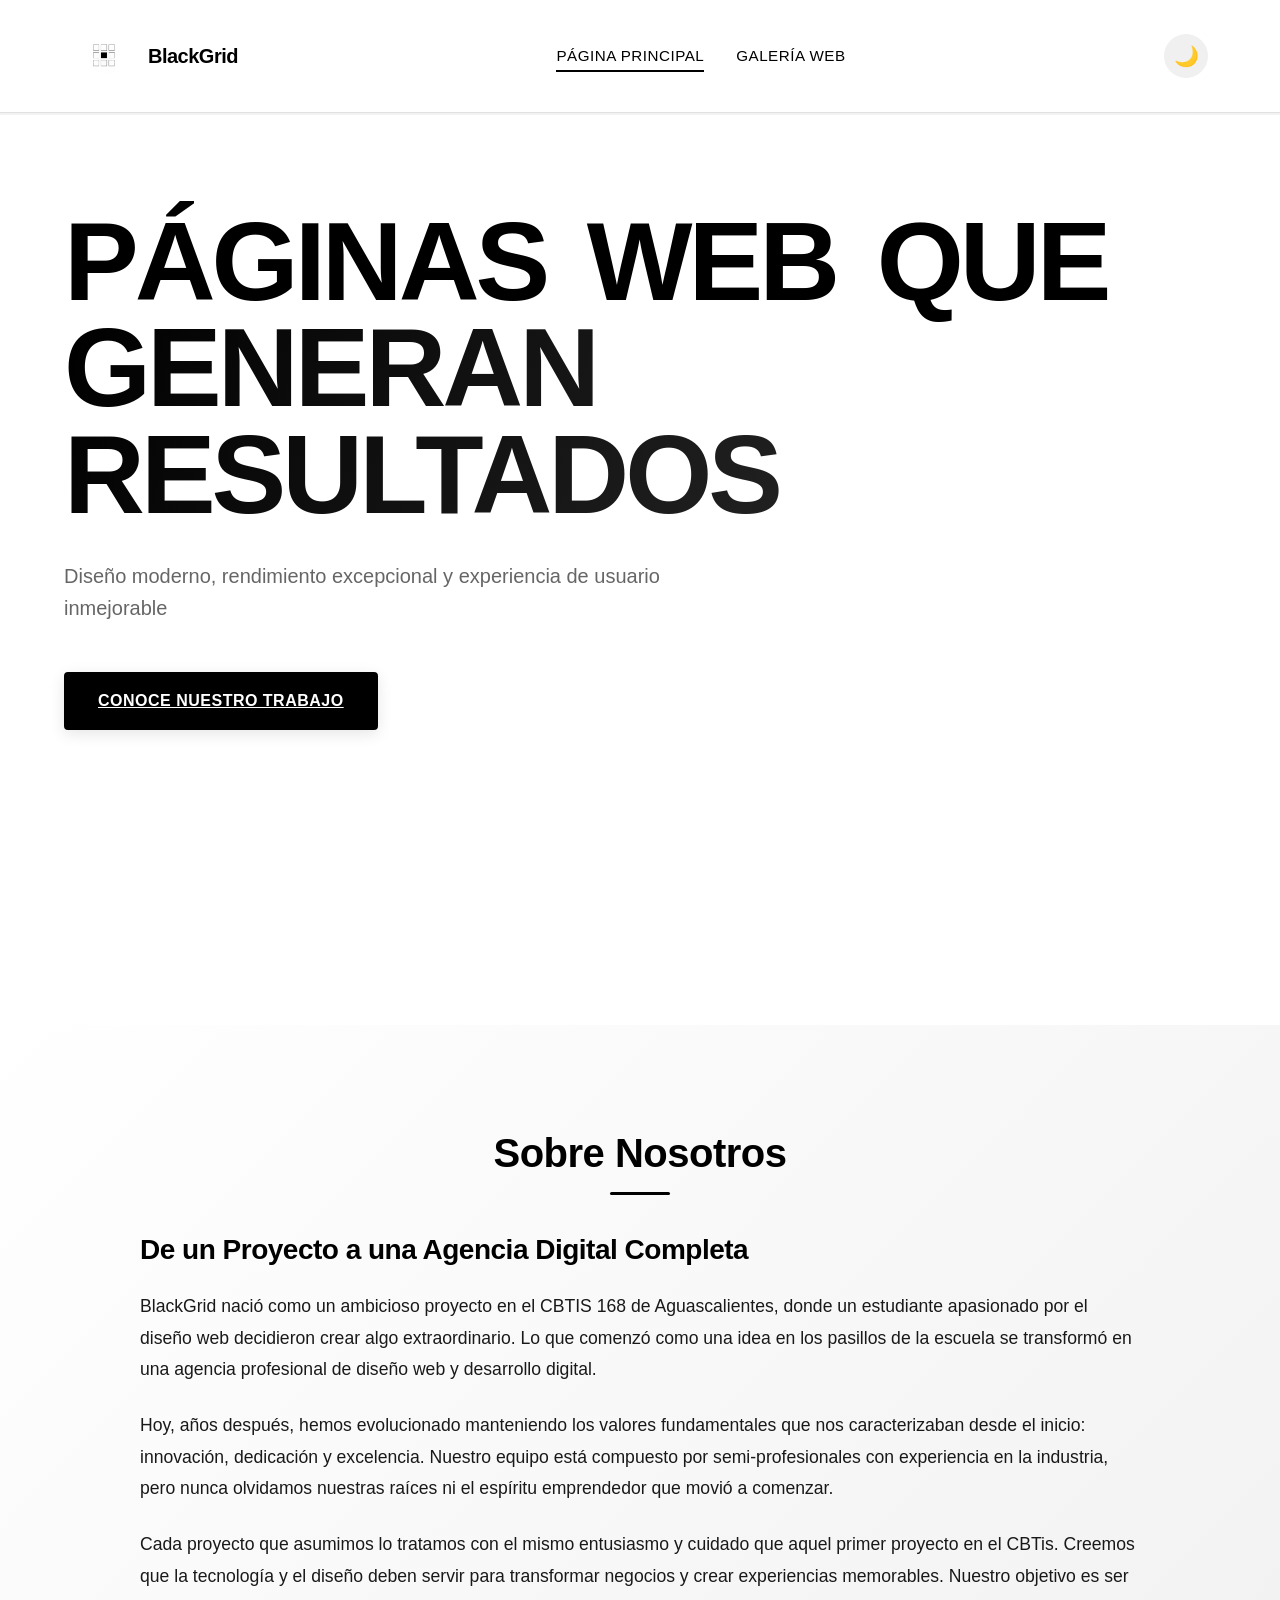
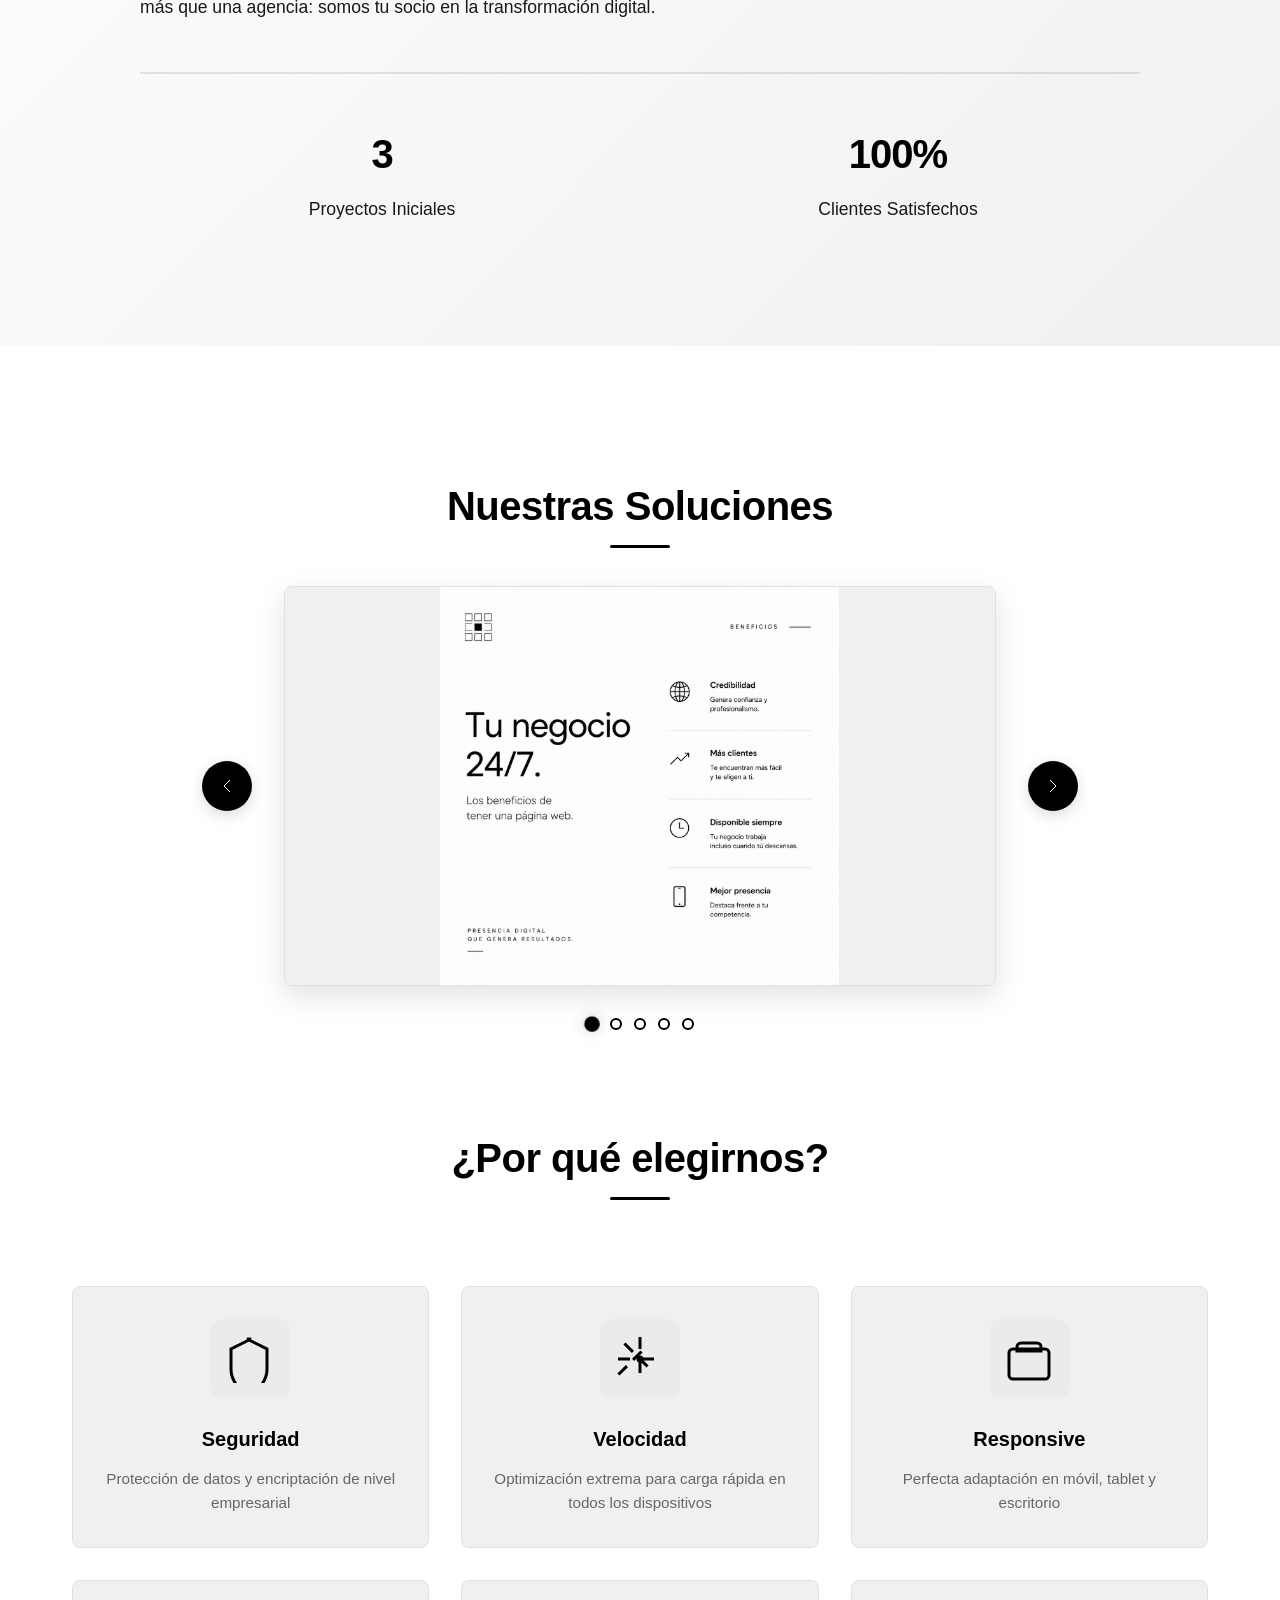
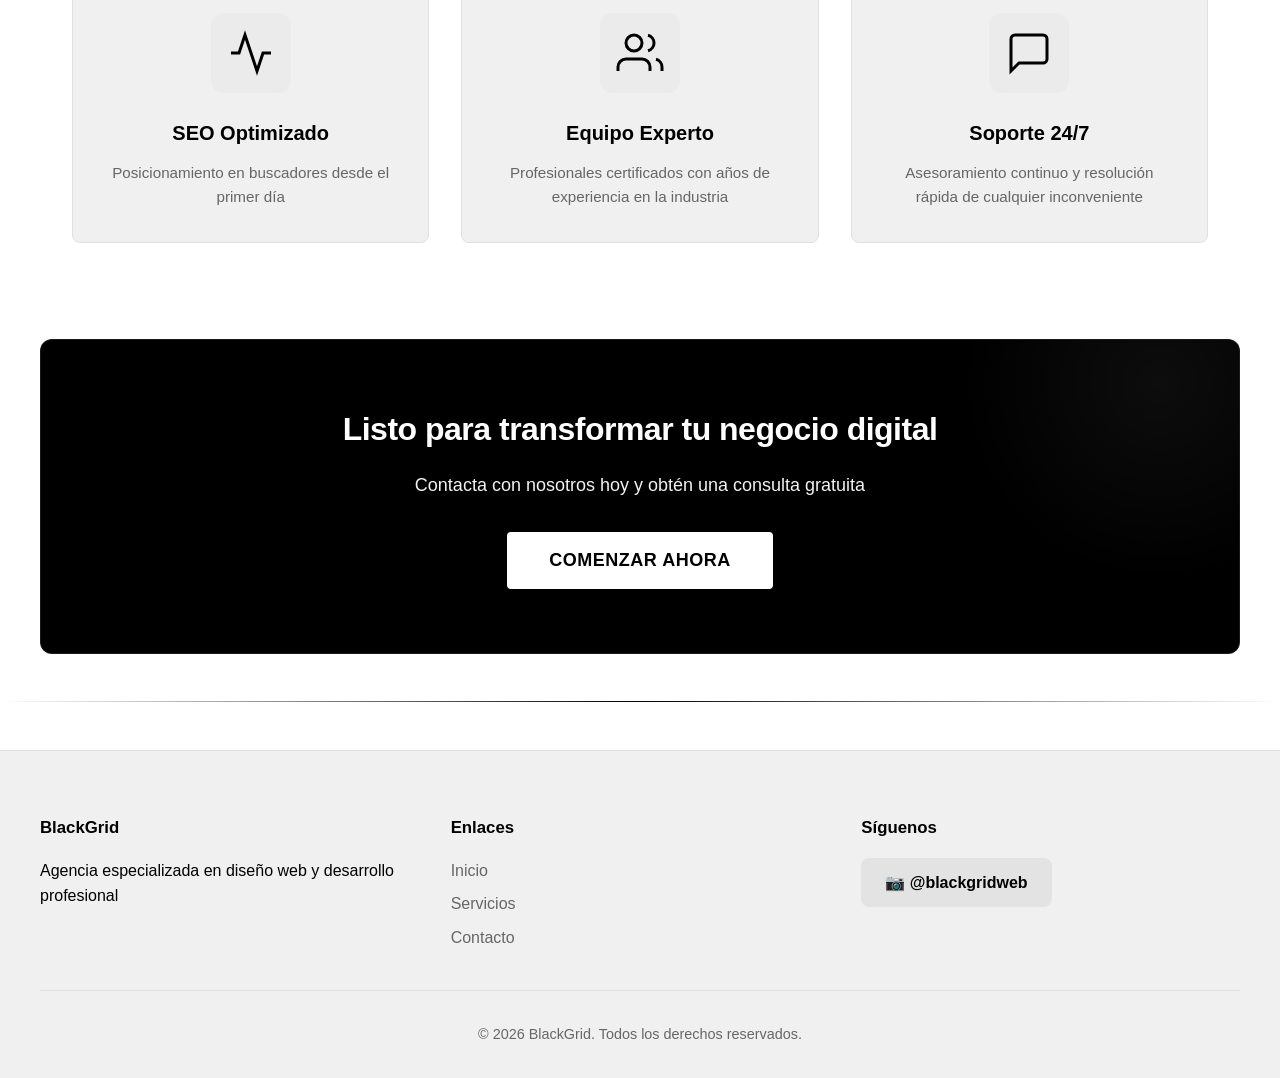
<file: index.html>
<!DOCTYPE html>
<html lang="es">
<head>
    <meta charset="UTF-8">
    <meta name="viewport" content="width=device-width, initial-scale=1.0">
    <title>BlackGrid - Agencia de Diseño Web Profesional</title>
    <link rel="stylesheet" href="styles.css">
</head>
<body>
    <div class="page-wrapper">
        <!-- Header -->
        <header class="header">
            <div class="header-content">
                <div class="logo-container">
                    <img id="logo" class="logo" src="Resources/LogoWhitemode.png" alt="BlackGrid logo">
                    <span class="logo-text">BlackGrid</span>
                </div>
                
                <!-- Navegación Principal -->
                <nav class="nav-menu">
                    <a href="index.html" class="nav-link active">Página Principal</a>
                    <a href="gallery.html" class="nav-link">Galería Web</a>
                </nav>
                
                <button class="theme-toggle" id="themeToggle" aria-label="Cambiar tema">
                    <span class="theme-icon">🌙</span>
                </button>
            </div>
        </header>

        <!-- Hero Section -->
        <section class="hero">
            <div class="hero-content">
                <h1 class="hero-title">
                    Páginas Web que
                    <span class="highlight">Generan Resultados</span>
                </h1>
                <p class="hero-subtitle">Diseño moderno, rendimiento excepcional y experiencia de usuario inmejorable</p>
                <a href="gallery.html" class="cta-button cta-hero">Conoce Nuestro Trabajo</a>
            </div>
        </section>

        <!-- About Section -->
        <section class="about">
            <div class="about-container">
                <h2 class="section-title">Sobre Nosotros</h2>
                <div class="about-content">
                    <div class="about-text">
                        <h3 class="about-subtitle">De un Proyecto a una Agencia Digital Completa</h3>
                        <p>BlackGrid nació como un ambicioso proyecto en el CBTIS 168 de Aguascalientes, donde un estudiante apasionado por el diseño web decidieron crear algo extraordinario. Lo que comenzó como una idea en los pasillos de la escuela se transformó en una agencia profesional de diseño web y desarrollo digital.</p>
                        
                        <p>Hoy, años después, hemos evolucionado manteniendo los valores fundamentales que nos caracterizaban desde el inicio: innovación, dedicación y excelencia. Nuestro equipo está compuesto por semi-profesionales con experiencia en la industria, pero nunca olvidamos nuestras raíces ni el espíritu emprendedor que movió a comenzar.</p>
                        
                        <p>Cada proyecto que asumimos lo tratamos con el mismo entusiasmo y cuidado que aquel primer proyecto en el CBTis. Creemos que la tecnología y el diseño deben servir para transformar negocios y crear experiencias memorables. Nuestro objetivo es ser más que una agencia: somos tu socio en la transformación digital.</p>
                        
                        <div class="about-stats">
                            <div class="stat">
                                <h4 class="stat-number">3</h4>
                                <p class="stat-label">Proyectos Iniciales</p>
                            </div>
                            <div class="stat">
                                <h4 class="stat-number">100%</h4>
                                <p class="stat-label">Clientes Satisfechos</p>
                            </div>
                        </div>
                    </div>
                </div>
            </div>
        </section>

        <!-- Carousel Section -->
        <section class="carousel-section">
            <h2 class="section-title">Nuestras Soluciones</h2>
            
            <div class="carousel-container">
                <button class="carousel-arrow prev" id="prevBtn" aria-label="Anterior">
                    <svg viewBox="0 0 24 24" width="24" height="24" stroke="currentColor" fill="none">
                        <polyline points="15 18 9 12 15 6"></polyline>
                    </svg>
                </button>

                <div class="carousel-wrapper">
                    <div class="carousel" id="carousel">
                        <div class="carousel-slide" style="background-image: url('Resources/Ad0.png')"></div>
                        <div class="carousel-slide" style="background-image: url('Resources/Ad1.png')"></div>
                        <div class="carousel-slide" style="background-image: url('Resources/Ad2.png')"></div>
                        <div class="carousel-slide" style="background-image: url('Resources/Ad3.png')"></div>
                        <div class="carousel-slide" style="background-image: url('Resources/Ad4.png')"></div>
                    </div>
                </div>

                <button class="carousel-arrow next" id="nextBtn" aria-label="Siguiente">
                    <svg viewBox="0 0 24 24" width="24" height="24" stroke="currentColor" fill="none">
                        <polyline points="9 18 15 12 9 6"></polyline>
                    </svg>
                </button>
            </div>

            <!-- Carousel Indicators -->
            <div class="carousel-indicators" id="indicators">
                <button class="indicator active" data-slide="0" aria-label="Ir a slide 1"></button>
                <button class="indicator" data-slide="1" aria-label="Ir a slide 2"></button>
                <button class="indicator" data-slide="2" aria-label="Ir a slide 3"></button>
                <button class="indicator" data-slide="3" aria-label="Ir a slide 4"></button>
                <button class="indicator" data-slide="4" aria-label="Ir a slide 5"></button>
            </div>
        </section>

        <!-- Features Section -->
        <section class="features">
            <h2 class="section-title">¿Por qué elegirnos?</h2>
            
            <div class="features-grid">
                <div class="feature-card" data-description="Implementamos protocolos de seguridad de nivel empresarial con encriptación end-to-end. Nuestros servidores están certificados al ser hosteados con herramientas de seguridad de Microsoft. Protegemos tus datos y los de tus usuarios con los estándares más rigurosos.">
                    <div class="feature-icon">
                        <svg viewBox="0 0 24 24" width="48" height="48" stroke="currentColor" fill="none" stroke-width="1.5">
                            <path d="M12 2L2 7v10c0 5.55 3.84 10.74 9 12 5.16-1.26 9-6.45 9-12V7l-10-5z"></path>
                        </svg>
                    </div>
                    <h3>Seguridad</h3>
                    <p>Protección de datos y encriptación de nivel empresarial</p>
                </div>

                <div class="feature-card" data-description="Nuestros sitios web cargan en menos de 2 segundos. Utilizamos técnicas avanzadas de optimización, compresión de imágenes, caché inteligente y CDN global. Cada milisegundo importa para convertir visitantes en clientes valiosos.">
                    <div class="feature-icon">
                        <svg viewBox="0 0 24 24" width="48" height="48" stroke="currentColor" fill="none" stroke-width="1.5">
                            <circle cx="12" cy="12" r="1"></circle>
                            <path d="M12 1v6m0 6v6M4.22 4.22l4.24 4.24m3.08 3.08l4.24 4.24M1 12h6m6 0h6m-17.78 7.78l4.24-4.24m3.08-3.08l4.24-4.24"></path>
                        </svg>
                    </div>
                    <h3>Velocidad</h3>
                    <p>Optimización extrema para carga rápida en todos los dispositivos</p>
                </div>

                <div class="feature-card" data-description="Todos nuestros diseños se adaptan perfectamente a cualquier pantalla. Probamos en más de 10 dispositivos diferentes para garantizar la mejor experiencia. Tu sitio se verá increíble en móviles, tablets y desktops.">
                    <div class="feature-icon">
                        <svg viewBox="0 0 24 24" width="48" height="48" stroke="currentColor" fill="none" stroke-width="1.5">
                            <rect x="2" y="7" width="20" height="15" rx="2" ry="2"></rect>
                            <path d="M16 4H8a2 2 0 0 0-2 2v2h12V6a2 2 0 0 0-2-2z"></path>
                        </svg>
                    </div>
                    <h3>Responsive</h3>
                    <p>Perfecta adaptación en móvil, tablet y escritorio</p>
                </div>

                <div class="feature-card" data-description="Optimizamos cada aspecto técnico para buscadores. Desde estructura JSON-LD hasta velocidad de carga, sitemap dinámico y backlinks de calidad. Tus clientes te encontrarán en Google desde el primer mes.">
                    <div class="feature-icon">
                        <svg viewBox="0 0 24 24" width="48" height="48" stroke="currentColor" fill="none" stroke-width="1.5">
                            <polyline points="22 12 18 12 15 21 9 3 6 12 2 12"></polyline>
                        </svg>
                    </div>
                    <h3>SEO Optimizado</h3>
                    <p>Posicionamiento en buscadores desde el primer día</p>
                </div>

                <div class="feature-card" data-description="Nuestro equipo tiene años combinados en diseño y desarrollo web. Hemos creado proyectos exitosos de todos los tamaños a nivel nacional. Tu éxito es nuestra prioridad.">
                    <div class="feature-icon">
                        <svg viewBox="0 0 24 24" width="48" height="48" stroke="currentColor" fill="none" stroke-width="1.5">
                            <path d="M17 21v-2a4 4 0 0 0-4-4H5a4 4 0 0 0-4 4v2"></path>
                            <circle cx="9" cy="7" r="4"></circle>
                            <path d="M23 21v-2a4 4 0 0 0-3-3.87"></path>
                            <path d="M16 3.13a4 4 0 0 1 0 7.75"></path>
                        </svg>
                    </div>
                    <h3>Equipo Experto</h3>
                    <p>Profesionales certificados con años de experiencia en la industria</p>
                </div>

                <div class="feature-card" data-description="Te asesoramos en cada paso del camino. Desde la estrategia inicial hasta el lanzamiento con recomendaciones y soporte continuo. Disponibles 24/7 (pero dormimos), para responder tus preguntas y optimizar tu presencia digital.">
                    <div class="feature-icon">
                        <svg viewBox="0 0 24 24" width="48" height="48" stroke="currentColor" fill="none" stroke-width="1.5">
                            <path d="M21 15a2 2 0 0 1-2 2H7l-4 4V5a2 2 0 0 1 2-2h14a2 2 0 0 1 2 2z"></path>
                        </svg>
                    </div>
                    <h3>Soporte 24/7</h3>
                    <p>Asesoramiento continuo y resolución rápida de cualquier inconveniente</p>
                </div>
            </div>
        </section>

        <!-- Modal Expandible -->
        <div class="feature-modal" id="featureModal">
            <div class="modal-overlay" id="modalOverlay"></div>
            <div class="modal-content">
                <button class="modal-close" id="modalClose">
                    <svg viewBox="0 0 24 24" width="24" height="24" stroke="currentColor" fill="none" stroke-width="2">
                        <line x1="18" y1="6" x2="6" y2="18"></line>
                        <line x1="6" y1="6" x2="18" y2="18"></line>
                    </svg>
                </button>
                <div class="modal-header">
                    <div class="modal-icon" id="modalIcon"></div>
                    <h2 id="modalTitle"></h2>
                </div>
                <p id="modalDescription"></p>
                <div class="modal-footer">
                    <button class="cta-button" id="contactBtn">Más información</button>
                </div>
            </div>
        </div>

        <!-- CTA Section -->
        <section class="cta-section">
            <div class="cta-content">
                <h2>Listo para transformar tu negocio digital</h2>
                <p>Contacta con nosotros hoy y obtén una consulta gratuita</p>
                <button class="cta-button large" id="whatsappCTA">Comenzar Ahora</button>
            </div>
        </section>

        <!-- Footer -->
        <footer class="footer">
            <div class="footer-content">
                <div class="footer-section">
                    <h4>BlackGrid</h4>
                    <p>Agencia especializada en diseño web y desarrollo profesional</p>
                </div>
                <div class="footer-section">
                    <h4>Enlaces</h4>
                    <ul>
                        <li><a href="#inicio">Inicio</a></li>
                        <li><a href="#servicios">Servicios</a></li>
                        <li><a href="#contacto">Contacto</a></li>
                    </ul>
                </div>
                <div class="footer-section">
                    <h4>Síguenos</h4>
                    <div class="social-links">
                        <a href="https://instagram.com/blackgridweb" target="_blank" aria-label="Instagram">📷 @blackgridweb</a>
                    </div>
                </div>
            </div>
            <div class="footer-bottom">
                <p>&copy; 2026 BlackGrid. Todos los derechos reservados.</p>
            </div>
        </footer>
    </div>

    <script src="script.js"></script>
</body>
</html>
</file>
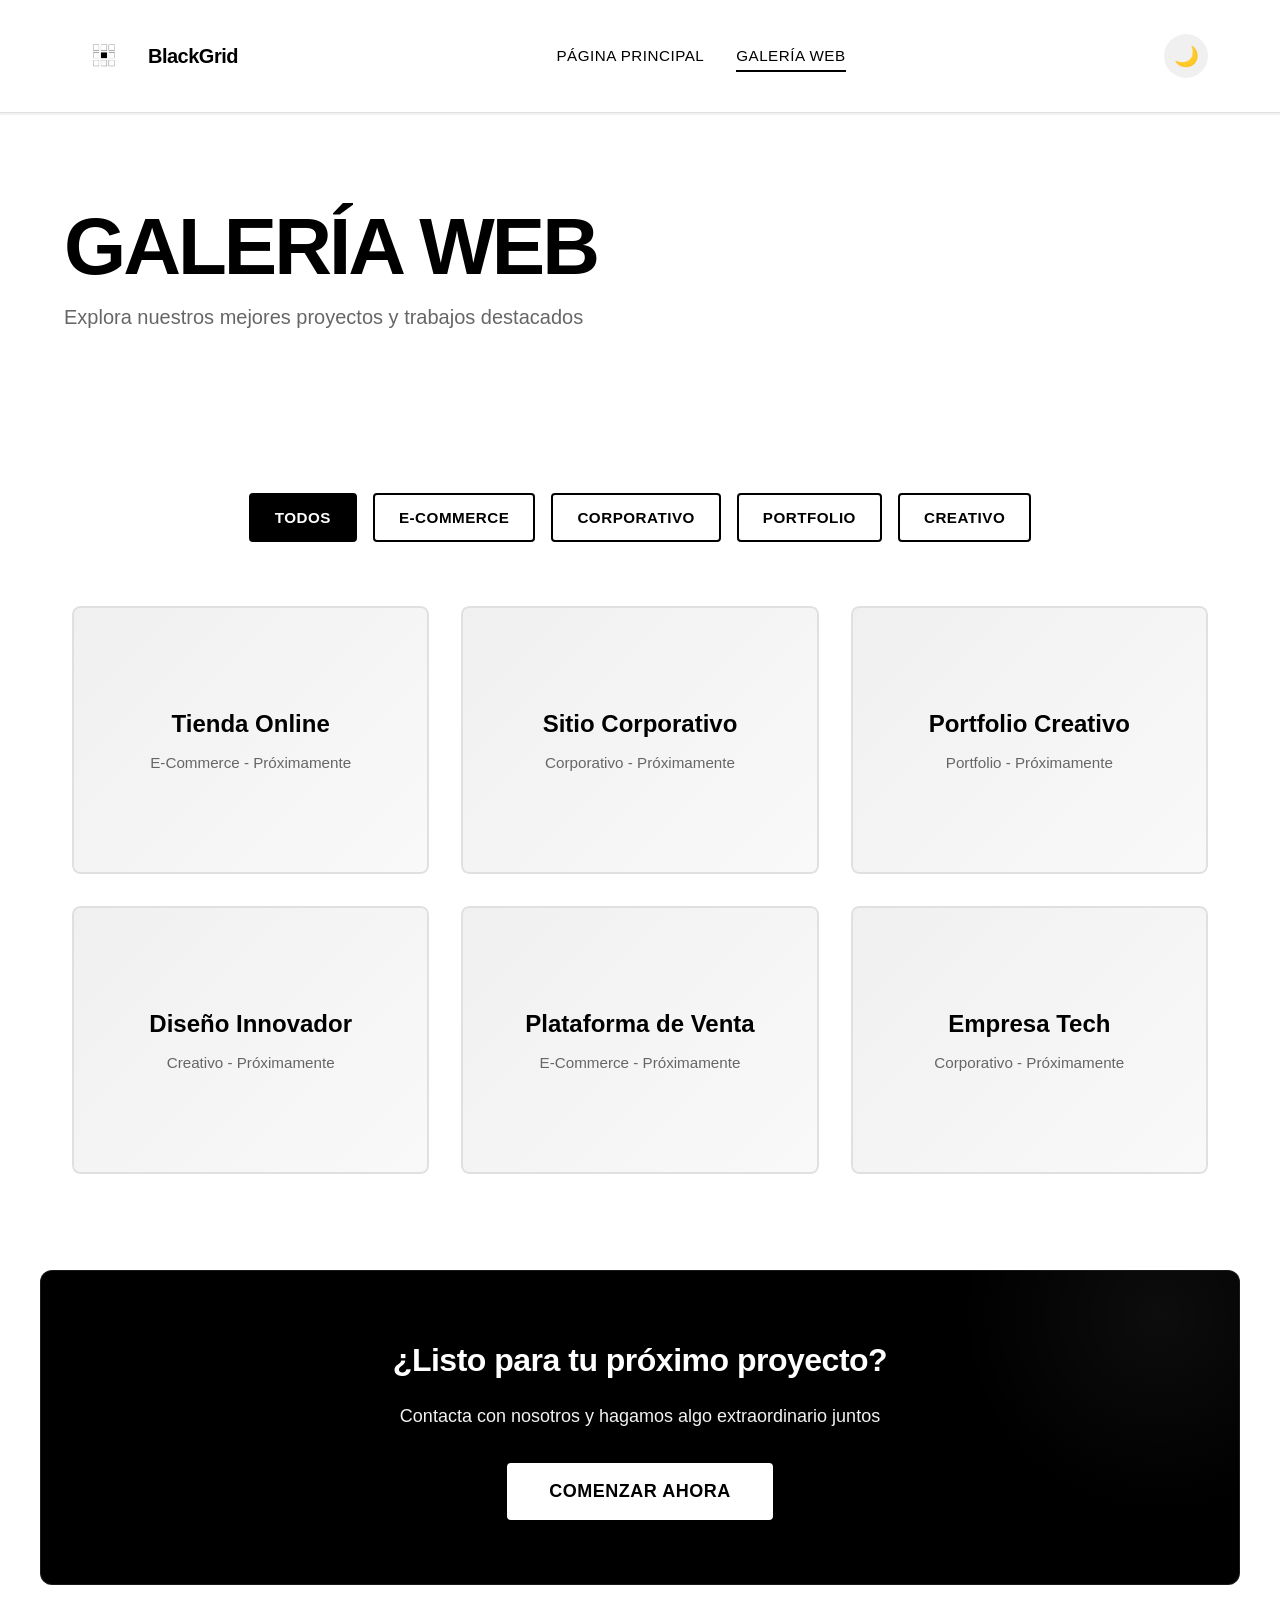
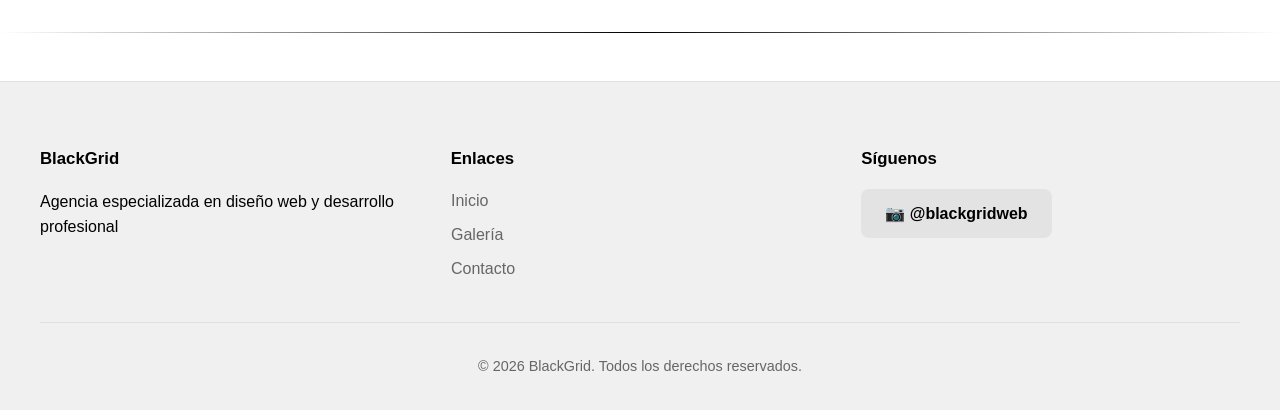
<file: gallery.html>
<!DOCTYPE html>
<html lang="es">
<head>
    <meta charset="UTF-8">
    <meta name="viewport" content="width=device-width, initial-scale=1.0">
    <title>Galería Web - BlackGrid</title>
    <link rel="stylesheet" href="styles.css">
</head>
<body>
    <div class="page-wrapper">
        <!-- Header -->
        <header class="header">
            <div class="header-content">
                <div class="logo-container">
                    <img id="logo" class="logo" src="Resources/LogoWhitemode.png" alt="BlackGrid logo">
                    <span class="logo-text">BlackGrid</span>
                </div>
                
                <!-- Navegación Principal -->
                <nav class="nav-menu">
                    <a href="index.html" class="nav-link">Página Principal</a>
                    <a href="gallery.html" class="nav-link active">Galería Web</a>
                </nav>
                
                <button class="theme-toggle" id="themeToggle" aria-label="Cambiar tema">
                    <span class="theme-icon">🌙</span>
                </button>
            </div>
        </header>

        <!-- Galería Hero -->
        <section class="gallery-hero">
            <div class="gallery-hero-content">
                <h1 class="gallery-title">Galería Web</h1>
                <p class="gallery-subtitle">Explora nuestros mejores proyectos y trabajos destacados</p>
            </div>
        </section>

        <!-- Filtros de Categorías -->
        <section class="gallery-section">
            <div class="gallery-container">
                <div class="gallery-filters">
                    <button class="filter-btn active" data-filter="all">Todos</button>
                    <button class="filter-btn" data-filter="ecommerce">E-Commerce</button>
                    <button class="filter-btn" data-filter="corporate">Corporativo</button>
                    <button class="filter-btn" data-filter="portfolio">Portfolio</button>
                    <button class="filter-btn" data-filter="creative">Creativo</button>
                </div>

                <!-- Grid de Proyectos (Placeholder para ejemplos futuros) -->
                <div class="gallery-grid">
                    <div class="gallery-item" data-category="ecommerce">
                        <div class="gallery-item-placeholder">
                            <h3>Tienda Online</h3>
                            <p>E-Commerce - Próximamente</p>
                        </div>
                    </div>

                    <div class="gallery-item" data-category="corporate">
                        <div class="gallery-item-placeholder">
                            <h3>Sitio Corporativo</h3>
                            <p>Corporativo - Próximamente</p>
                        </div>
                    </div>

                    <div class="gallery-item" data-category="portfolio">
                        <div class="gallery-item-placeholder">
                            <h3>Portfolio Creativo</h3>
                            <p>Portfolio - Próximamente</p>
                        </div>
                    </div>

                    <div class="gallery-item" data-category="creative">
                        <div class="gallery-item-placeholder">
                            <h3>Diseño Innovador</h3>
                            <p>Creativo - Próximamente</p>
                        </div>
                    </div>

                    <div class="gallery-item" data-category="ecommerce">
                        <div class="gallery-item-placeholder">
                            <h3>Plataforma de Venta</h3>
                            <p>E-Commerce - Próximamente</p>
                        </div>
                    </div>

                    <div class="gallery-item" data-category="corporate">
                        <div class="gallery-item-placeholder">
                            <h3>Empresa Tech</h3>
                            <p>Corporativo - Próximamente</p>
                        </div>
                    </div>
                </div>
            </div>
        </section>

        <!-- CTA Section -->
        <section class="cta-section">
            <div class="cta-content">
                <h2>¿Listo para tu próximo proyecto?</h2>
                <p>Contacta con nosotros y hagamos algo extraordinario juntos</p>
                <button class="cta-button large" id="whatsappCTA">Comenzar Ahora</button>
            </div>
        </section>

        <!-- Footer -->
        <footer class="footer">
            <div class="footer-content">
                <div class="footer-section">
                    <h4>BlackGrid</h4>
                    <p>Agencia especializada en diseño web y desarrollo profesional</p>
                </div>
                <div class="footer-section">
                    <h4>Enlaces</h4>
                    <ul>
                        <li><a href="index.html">Inicio</a></li>
                        <li><a href="gallery.html">Galería</a></li>
                        <li><a href="#contacto">Contacto</a></li>
                    </ul>
                </div>
                <div class="footer-section">
                    <h4>Síguenos</h4>
                    <div class="social-links">
                        <a href="https://instagram.com/blackgridweb" target="_blank" aria-label="Instagram">📷 @blackgridweb</a>
                    </div>
                </div>
            </div>
            <div class="footer-bottom">
                <p>© 2026 BlackGrid. Todos los derechos reservados.</p>
            </div>
        </footer>
    </div>

    <script src="script.js"></script>
    <script src="gallery.js"></script>
    
    <script>
        // Inicializar filtros de galería
        (function() {
            function initFilters() {
                const filterBtns = document.querySelectorAll('.filter-btn');
                const galleryItems = document.querySelectorAll('.gallery-item');

                if (filterBtns.length === 0 || galleryItems.length === 0) return;

                filterBtns.forEach((btn) => {
                    btn.addEventListener('click', function() {
                        filterBtns.forEach((b) => b.classList.remove('active'));
                        this.classList.add('active');
                        
                        const filter = this.getAttribute('data-filter');
                        galleryItems.forEach((item) => {
                            const category = item.getAttribute('data-category');
                            if (filter === 'all' || category === filter) {
                                item.classList.remove('hidden');
                            } else {
                                item.classList.add('hidden');
                            }
                        });
                    });
                });
            }
            
            // Ejecutar cuando el DOM esté listo
            if (document.readyState === 'loading') {
                document.addEventListener('DOMContentLoaded', initFilters);
            } else {
                initFilters();
            }
        })();
    </script>
</body>
</html>
</file>
<file: styles.css>
/* ================================
   VARIABLES Y RESET GLOBAL
   ================================ */

:root {
    --primary-color: #000000;
    --secondary-color: #ffffff;
    --accent-color: #f0f0f0;
    --text-color: #000000;
    --text-light: #666666;
    --border-color: #e0e0e0;
    --bg-secondary: #f9f9f9;
    --shadow: 0 2px 8px rgba(0, 0, 0, 0.08);
    --shadow-lg: 0 10px 30px rgba(0, 0, 0, 0.12);

    --transition-duration: 0.3s;
    --transition-timing: cubic-bezier(0.4, 0, 0.2, 1);
}

/* Dark mode */
body.dark-mode {
    --primary-color: #ffffff;
    --secondary-color: #1a1a1a;
    --accent-color: #2a2a2a;
    --text-color: #ffffff;
    --text-light: #b0b0b0;
    --border-color: #333333;
    --bg-secondary: #0d0d0d;
    --shadow: 0 2px 8px rgba(0, 0, 0, 0.3);
    --shadow-lg: 0 10px 30px rgba(0, 0, 0, 0.4);
}

* {
    margin: 0;
    padding: 0;
    box-sizing: border-box;
}

html {
    scroll-behavior: smooth;
}

@import url('https://fonts.googleapis.com/css2?family=Poppins:wght@100;200;300;400;500;600;700&family=Space+Grotesk:wght@400;500;600;700&family=Syne:wght@400;500;600;700;800&family=Inter:wght@400;500;600;700;800;900&family=Outfit:wght@400;500;600;700;800;900&display=swap');

body {
    font-family: 'Poppins', -apple-system, BlinkMacSystemFont, 'Segoe UI', sans-serif;
    font-weight: 300;
    background-color: var(--secondary-color);
    color: var(--text-color);
    transition: background-color var(--transition-duration) var(--transition-timing),
                color var(--transition-duration) var(--transition-timing);
    line-height: 1.6;
}

/* ================================
   HEADER
   ================================ */

.header {
    position: sticky;
    top: 0;
    z-index: 100;
    background: rgba(255, 255, 255, 0.95);
    backdrop-filter: blur(10px);
    border-bottom: 1px solid var(--border-color);
    transition: all var(--transition-duration) var(--transition-timing);
    box-shadow: 0 2px 0 rgba(0, 0, 0, 0.05);
}

body.dark-mode .header {
    background: rgba(26, 26, 26, 0.95);
}

.header:hover {
    box-shadow: 0 4px 12px rgba(0, 0, 0, 0.1);
}

.header-content {
    max-width: 1200px;
    margin: 0 auto;
    padding: 1.5rem 2rem;
    display: flex;
    justify-content: space-between;
    align-items: center;
    gap: 2rem;
}

/* Menú de Navegación */
.nav-menu {
    display: flex;
    gap: 2rem;
    align-items: center;
    flex: 1;
    justify-content: center;
}

.nav-link {
    color: var(--text-color);
    text-decoration: none;
    font-weight: 500;
    font-size: 0.95rem;
    transition: all 0.3s cubic-bezier(0.34, 1.56, 0.64, 1);
    position: relative;
    letter-spacing: 0.5px;
    text-transform: uppercase;
}

.nav-link::after {
    content: '';
    position: absolute;
    bottom: -4px;
    left: 0;
    width: 0;
    height: 2px;
    background: var(--primary-color);
    transition: width 0.3s ease;
}

.nav-link:hover,
.nav-link.active {
    color: var(--primary-color);
}

.nav-link:hover::after,
.nav-link.active::after {
    width: 100%;
}

.logo-container {
    display: flex;
    align-items: center;
    gap: 0.75rem;
    text-decoration: none;
    cursor: pointer;
    animation: slideInDown 0.6s ease-out;
    transition: all 0.3s ease;
}

.logo-container:hover {
    transform: translateY(-2px);
}

.logo {
    width: 64px;
    height: 64px;
    transition: all 0.4s cubic-bezier(0.34, 1.56, 0.64, 1);
    filter: drop-shadow(0 2px 4px rgba(0, 0, 0, 0.1));
}

.logo-container:hover .logo {
    transform: scale(1.15) rotate(-5deg);
    filter: drop-shadow(0 4px 8px rgba(0, 0, 0, 0.15));
}

.logo-text {
    font-weight: 700;
    font-size: 1.25rem;
    letter-spacing: -0.5px;
    color: var(--text-color);
    transition: color 0.3s ease;
}

.logo-container:hover .logo-text {
    color: var(--primary-color);
}

.theme-toggle {
    background: var(--accent-color);
    border: 2px solid transparent;
    width: 44px;
    height: 44px;
    border-radius: 50%;
    cursor: pointer;
    display: flex;
    align-items: center;
    justify-content: center;
    font-size: 1.25rem;
    transition: all 0.3s cubic-bezier(0.34, 1.56, 0.64, 1);
    animation: slideInDown 0.6s ease-out 0.1s backwards;
}

.theme-toggle:hover {
    transform: scale(1.15) rotate(30deg);
    background: var(--primary-color);
    color: var(--secondary-color);
    border-color: var(--primary-color);
    box-shadow: 0 4px 12px rgba(0, 0, 0, 0.15);
}

.theme-toggle:active {
    transform: scale(1.08) rotate(30deg);
}

/* ================================
   HERO SECTION
   ================================ */

.hero {
    max-width: 100%;
    margin: 0;
    padding: 6rem 2rem 14rem 2rem;
    display: flex;
    align-items: center;
    justify-content: flex-start;
    min-height: auto;
    position: relative;
    overflow: visible;
}

.hero::before {
    display: none;
}

.hero::after {
    display: none;
}

.hero-content {
    text-align: left;
    animation: fadeInUp 0.8s ease-out;
    position: relative;
    z-index: 1;
    width: 100%;
    max-width: none;
    padding-right: 0;
    padding-left: 2rem;
}

.hero-title {
    font-size: clamp(3rem, 15vw, 7rem);
    font-weight: 900;
    line-height: 0.95;
    margin-bottom: 2rem;
    letter-spacing: -4px;
    animation: slideInDown 0.7s ease-out 0.2s backwards;
    font-family: 'Inter', 'Outfit', sans-serif;
    position: relative;
    display: block;
    text-transform: uppercase;
    word-spacing: 0.12em;
    color: var(--text-color);
    width: 100%;
    max-width: none;
    margin-left: 0;
    padding: 0;
}

/* Efecto hueco/outline decorativo */
.hero-title::before {
    content: attr(data-text);
    position: absolute;
    left: 0;
    top: 0;
    width: 100%;
    height: 100%;
    z-index: -1;
    background: linear-gradient(135deg, var(--primary-color), var(--text-light));
    -webkit-background-clip: text;
    -webkit-text-fill-color: transparent;
    background-clip: text;
    -webkit-text-stroke: 2px var(--primary-color);
    opacity: 0.15;
    filter: blur(0.5px);
    animation: slideInDown 0.7s ease-out 0.2s backwards;
}

/* Decoración geométrica a la izquierda */
.hero-title::after {
    content: '';
    position: absolute;
    left: -40px;
    top: 20%;
    width: 8px;
    height: 60%;
    background: linear-gradient(180deg, var(--primary-color), var(--text-light));
    border-radius: 4px;
    animation: slideInLeft 0.8s ease-out 0.3s backwards;
}

body.dark-mode .hero-title::before {
    -webkit-text-stroke: 2px var(--primary-color);
}

.hero-title .highlight {
    color: var(--primary-color);
    position: relative;
    display: inline-block;
    background: linear-gradient(120deg, var(--primary-color), var(--text-light));
    -webkit-background-clip: text;
    -webkit-text-fill-color: transparent;
    background-clip: text;
    background-size: 200% 200%;
    animation: gradientShift 3s ease infinite;
    
    padding: 0;
    margin: 0;
    transition: all 0.3s ease;
}

.hero-title .highlight::before,
.hero-title .highlight::after {
    display: none !important;
}

body.dark-mode .hero-title .highlight {
    /* Color adapta automáticamente */
}

/* Remover decoraciones */
.hero-title::before,
.hero-title::after {
    display: none !important;
}

.hero-subtitle {
    font-size: 1.25rem;
    color: var(--text-light);
    margin-bottom: 2rem;
    max-width: 700px;
    margin-left: 0;
    margin-right: 0;
    animation: fadeInUp 0.8s ease-out 0.3s backwards;
    font-weight: 400;
}

/* ================================
   BOTONES
   ================================ */

.cta-button {
    padding: 0.875rem 2rem;
    font-size: 1rem;
    font-weight: 600;
    border: 2px solid var(--primary-color);
    background: var(--primary-color);
    color: var(--secondary-color);
    border-radius: 4px;
    cursor: pointer;
    transition: all var(--transition-duration) var(--transition-timing);
    letter-spacing: 0.5px;
    text-transform: uppercase;
    position: relative;
    overflow: hidden;
    box-shadow: 0 4px 15px rgba(0, 0, 0, 0.1);
}

.cta-button::before {
    content: '';
    position: absolute;
    top: 0;
    left: -100%;
    width: 100%;
    height: 100%;
    background: var(--secondary-color);
    transition: left var(--transition-duration) var(--transition-timing);
    z-index: -1;
}

.cta-button::after {
    content: '';
    position: absolute;
    top: 50%;
    left: 50%;
    width: 0;
    height: 0;
    background: rgba(255, 255, 255, 0.3);
    border-radius: 50%;
    transform: translate(-50%, -50%);
    transition: width 0.6s, height 0.6s;
    pointer-events: none;
}

.cta-button:hover {
    color: var(--primary-color);
    box-shadow: 0 8px 25px rgba(0, 0, 0, 0.2);
    transform: translateY(-2px);
}

.cta-button:hover::before {
    left: 0;
}

.cta-button:active::after {
    width: 300px;
    height: 300px;
}

.cta-button.large {
    padding: 1rem 2.5rem;
    font-size: 1.125rem;
}

.cta-button.cta-hero {
    display: inline-block;
    margin-top: 1rem;
    animation: scaleIn 0.6s ease-out 0.4s backwards;
    margin-left: 0;
}

/* ================================
   FEATURE MODAL
   ================================ */

.feature-modal {
    display: none;
    position: fixed;
    top: 0;
    left: 0;
    right: 0;
    bottom: 0;
    z-index: 1000;
    animation: modalFadeIn 0.3s ease-out;
}

.feature-modal.active {
    display: flex;
    align-items: center;
    justify-content: center;
}

.modal-overlay {
    position: absolute;
    top: 0;
    left: 0;
    right: 0;
    bottom: 0;
    background: rgba(0, 0, 0, 0.6);
    backdrop-filter: blur(6px);
    animation: fadeIn 0.3s ease-out;
}

.modal-content {
    position: relative;
    background: var(--secondary-color);
    border-radius: 12px;
    padding: 3rem;
    max-width: 500px;
    width: 90%;
    box-shadow: 0 25px 70px rgba(0, 0, 0, 0.35);
    animation: modalSlideUp 0.5s cubic-bezier(0.34, 1.56, 0.64, 1);
    max-height: 90vh;
    overflow-y: auto;
    border: 1px solid rgba(0, 0, 0, 0.1);
}

.modal-close {
    position: absolute;
    top: 1.5rem;
    right: 1.5rem;
    background: var(--accent-color);
    border: 2px solid transparent;
    width: 40px;
    height: 40px;
    border-radius: 50%;
    cursor: pointer;
    display: flex;
    align-items: center;
    justify-content: center;
    color: var(--text-color);
    transition: all var(--transition-duration) var(--transition-timing);
}

.modal-close:hover {
    transform: rotate(90deg) scale(1.15);
    background: var(--primary-color);
    color: var(--secondary-color);
    border-color: var(--primary-color);
}

.modal-header {
    display: flex;
    align-items: center;
    gap: 1.5rem;
    margin-bottom: 1.5rem;
    animation: slideInLeft 0.5s ease-out 0.1s backwards;
}

.modal-icon {
    width: 80px;
    height: 80px;
    display: flex;
    align-items: center;
    justify-content: center;
    background: var(--accent-color);
    border-radius: 12px;
    color: var(--primary-color);
    flex-shrink: 0;
    animation: scaleIn 0.5s cubic-bezier(0.34, 1.56, 0.64, 1) 0.15s backwards;
}

.modal-icon svg {
    width: 48px;
    height: 48px;
}

.modal-content h2 {
    font-size: 1.75rem;
    font-weight: 700;
    color: var(--text-color);
    margin: 0;
    animation: slideInRight 0.5s ease-out 0.2s backwards;
}

.modal-content p {
    font-size: 1rem;
    line-height: 1.8;
    color: var(--text-light);
    margin-bottom: 2rem;
    animation: fadeInUp 0.5s ease-out 0.25s backwards;
}

.modal-footer {
    display: flex;
    gap: 1rem;
    animation: fadeInUp 0.5s ease-out 0.3s backwards;
}

.modal-footer .cta-button {
    flex: 1;
}

@keyframes modalFadeIn {
    from {
        opacity: 0;
    }
    to {
        opacity: 1;
    }
}

@keyframes modalSlideUp {
    from {
        opacity: 0;
        transform: translateY(40px) scale(0.92);
    }
    to {
        opacity: 1;
        transform: translateY(0) scale(1);
    }
}

/* ================================
   ABOUT SECTION
   ================================ */

.about {
    background: linear-gradient(135deg, var(--secondary-color), var(--accent-color));
    padding: 6rem 2rem;
    margin: 4rem 0;
}

.about-container {
    max-width: 1000px;
    margin: 0 auto;
}

.about .section-title {
    color: var(--primary-color);
    margin-bottom: 3rem;
    animation: fadeInUp 0.6s ease-out;
}

.about-content {
    display: grid;
    grid-template-columns: 1fr;
    gap: 3rem;
    align-items: center;
}

.about-text {
    animation: slideInUp 0.6s ease-out 0.1s backwards;
}

.about-subtitle {
    font-size: 1.75rem;
    font-weight: 700;
    color: var(--primary-color);
    margin-bottom: 1.5rem;
    letter-spacing: -0.5px;
    line-height: 1.2;
}

.about-text p {
    font-size: 1.1rem;
    line-height: 1.8;
    color: var(--text-color);
    margin-bottom: 1.5rem;
    opacity: 0.9;
    animation: fadeInUp 0.6s ease-out backwards;
}

.about-text p:nth-child(2) {
    animation-delay: 0.1s;
}

.about-text p:nth-child(3) {
    animation-delay: 0.2s;
}

.about-stats {
    display: grid;
    grid-template-columns: repeat(auto-fit, minmax(180px, 1fr));
    gap: 2rem;
    margin-top: 3rem;
    padding-top: 3rem;
    border-top: 2px solid rgba(0, 0, 0, 0.1);
}

.stat {
    text-align: center;
    animation: scaleIn 0.5s ease-out backwards;
}

.stat:nth-child(1) {
    animation-delay: 0.3s;
}

.stat:nth-child(2) {
    animation-delay: 0.4s;
}

.stat:nth-child(3) {
    animation-delay: 0.5s;
}

.stat-number {
    font-size: 2.5rem;
    font-weight: 900;
    color: var(--primary-color);
    margin-bottom: 0.5rem;
    letter-spacing: -1px;
}

.stat-label {
    font-size: 1rem;
    color: var(--text-color);
    font-weight: 500;
}

/* About Section - Dark Mode Adjustments */
:root[data-theme="dark"] .about {
    background: linear-gradient(135deg, var(--secondary-color), var(--accent-color));
}

:root[data-theme="dark"] .about-text p {
    color: var(--text-color);
}

/* About Section - Responsive */
@media (max-width: 768px) {
    .about {
        padding: 4rem 1.5rem;
        margin: 2rem 0;
    }

    .about-subtitle {
        font-size: 1.5rem;
    }

    .about-text p {
        font-size: 1rem;
    }

    .about-stats {
        grid-template-columns: repeat(3, 1fr);
        gap: 1.5rem;
        margin-top: 2rem;
        padding-top: 2rem;
    }

    .stat-number {
        font-size: 2rem;
    }

    .stat-label {
        font-size: 0.9rem;
    }
}

@media (max-width: 480px) {
    .about {
        padding: 3rem 1rem;
    }

    .about .section-title {
        font-size: 2rem;
    }

    .about-subtitle {
        font-size: 1.25rem;
    }

    .about-stats {
        grid-template-columns: 1fr;
        gap: 1rem;
    }

    .stat-number {
        font-size: 1.75rem;
    }
}

/* ================================
   CAROUSEL SECTION
   ================================ */

.carousel-section {
    max-width: 1200px;
    margin: 8rem auto 4rem auto;
    padding: 0 2rem;
}

.section-title {
    font-size: 2.5rem;
    font-weight: 700;
    text-align: center;
    margin-bottom: 3rem;
    letter-spacing: -0.5px;
    animation: fadeInUp 0.6s ease-out;
    position: relative;
    display: inline-block;
    width: 100%;
}

.section-title::after {
    content: '';
    position: absolute;
    bottom: -10px;
    left: 50%;
    transform: translateX(-50%);
    width: 60px;
    height: 3px;
    background: var(--primary-color);
    border-radius: 2px;
    animation: slideInLeft 0.8s ease-out 0.3s backwards;
}

.carousel-container {
    display: flex;
    align-items: center;
    gap: 2rem;
    position: relative;
    justify-content: center;
}

.carousel-wrapper {
    flex: 0 1 auto;
    overflow: hidden;
    border-radius: 8px;
    box-shadow: var(--shadow-lg);
    display: flex;
    align-items: center;
    justify-content: center;
    max-width: 90%;
    aspect-ratio: 16 / 9;
    min-height: 400px;
    background: var(--accent-color);
    animation: slideInUp 0.7s ease-out;
    position: relative;
    border: 1px solid var(--border-color);
    transition: all 0.3s ease;
}

.carousel-wrapper:hover {
    box-shadow: 0 15px 50px rgba(0, 0, 0, 0.15);
}

.carousel {
    display: flex;
    transition: transform 0.6s cubic-bezier(0.4, 0, 0.2, 1);
    width: 100%;
}

.carousel-slide {
    min-width: 100%;
    background-size: contain;
    background-position: center;
    background-repeat: no-repeat;
    background-color: var(--accent-color);
    animation: slideInFade 0.6s ease-out;
    display: flex;
    align-items: center;
    justify-content: center;
    aspect-ratio: 16 / 9;
}

@keyframes slideInFade {
    from {
        opacity: 0;
        transform: scale(0.98);
    }
    to {
        opacity: 1;
        transform: scale(1);
    }
}

.carousel-arrow {
    position: relative;
    background: var(--primary-color);
    color: var(--secondary-color);
    border: none;
    width: 50px;
    height: 50px;
    border-radius: 50%;
    cursor: pointer;
    display: flex;
    align-items: center;
    justify-content: center;
    transition: all var(--transition-duration) var(--transition-timing);
    box-shadow: 0 4px 15px rgba(0, 0, 0, 0.15);
    flex-shrink: 0;
    animation: slideInUp 0.7s ease-out;
}

.carousel-arrow:nth-of-type(1) {
    animation-delay: 0.3s;
}

.carousel-arrow:last-of-type {
    animation-delay: 0.5s;
}

.carousel-arrow:hover {
    transform: scale(1.15) translateY(-3px);
    box-shadow: 0 8px 30px rgba(0, 0, 0, 0.25);
}

.carousel-arrow:active {
    transform: scale(1.08) translateY(-1px);
}

.carousel-indicators {
    display: flex;
    justify-content: center;
    gap: 0.75rem;
    margin-top: 2rem;
    flex-wrap: wrap;
    animation: fadeInUp 0.8s ease-out 0.4s backwards;
}

.indicator {
    width: 12px;
    height: 12px;
    border-radius: 50%;
    border: 2px solid var(--primary-color);
    background: transparent;
    cursor: pointer;
    transition: all var(--transition-duration) var(--transition-timing);
}

.indicator.active {
    background: var(--primary-color);
    transform: scale(1.3);
    box-shadow: 0 0 12px rgba(0, 0, 0, 0.2);
}

.indicator:hover {
    transform: scale(1.2);
    box-shadow: 0 0 8px rgba(0, 0, 0, 0.15);
}

/* ================================
   FEATURES SECTION
   ================================ */

.features {
    max-width: 1200px;
    margin: 6rem auto;
    padding: 0 2rem;
}

.features-grid {
    display: grid;
    grid-template-columns: repeat(auto-fit, minmax(280px, 1fr));
    gap: 2rem;
    margin-top: 3rem;
}

.feature-card {
    padding: 2rem;
    border: 1px solid var(--border-color);
    border-radius: 8px;
    text-align: center;
    transition: all 0.4s cubic-bezier(0.34, 1.56, 0.64, 1);
    background: var(--accent-color);
    animation: slideInUp 0.6s ease-out forwards;
    opacity: 0;
    position: relative;
    overflow: hidden;
}

/* Staggered animation para cada tarjeta */
.feature-card:nth-child(1) { animation-delay: 0.1s; }
.feature-card:nth-child(2) { animation-delay: 0.2s; }
.feature-card:nth-child(3) { animation-delay: 0.3s; }
.feature-card:nth-child(4) { animation-delay: 0.4s; }
.feature-card:nth-child(5) { animation-delay: 0.5s; }
.feature-card:nth-child(6) { animation-delay: 0.6s; }

.feature-card::before {
    content: '';
    position: absolute;
    top: 0;
    left: 0;
    right: 0;
    height: 3px;
    background: linear-gradient(90deg, var(--primary-color), transparent);
    transform: scaleX(0);
    transform-origin: left;
    transition: transform 0.4s ease;
}

.feature-card:hover::before {
    transform: scaleX(1);
}

.feature-card:hover {
    transform: translateY(-12px);
    box-shadow: 0 15px 45px rgba(0, 0, 0, 0.12);
    border-color: var(--primary-color);
}

.feature-icon {
    display: flex;
    align-items: center;
    justify-content: center;
    width: 80px;
    height: 80px;
    margin: 0 auto 1.5rem;
    color: var(--primary-color);
    transition: all 0.4s cubic-bezier(0.34, 1.56, 0.64, 1);
    background: rgba(0, 0, 0, 0.02);
    border-radius: 12px;
}

.feature-card:hover .feature-icon {
    transform: scale(1.25) rotate(5deg);
    background: rgba(0, 0, 0, 0.05);
}

.feature-card h3 {
    font-size: 1.25rem;
    margin-bottom: 0.75rem;
    font-weight: 600;
    transition: color 0.3s ease;
}

.feature-card:hover h3 {
    color: var(--primary-color);
}

.feature-card p {
    color: var(--text-light);
    font-size: 0.95rem;
    line-height: 1.6;
    font-weight: 400;
}

/* ================================
   CTA SECTION
   ================================ */

.cta-section {
    max-width: 1200px;
    margin: 6rem auto;
    padding: 4rem 2rem;
    background: var(--primary-color);
    color: var(--secondary-color);
    border-radius: 12px;
    text-align: center;
    animation: fadeInUp 0.8s ease-out;
    position: relative;
    overflow: hidden;
    border: 1px solid rgba(255, 255, 255, 0.1);
}

.cta-section::before {
    content: '';
    position: absolute;
    top: -50%;
    right: -10%;
    width: 400px;
    height: 400px;
    background: radial-gradient(circle, rgba(255, 255, 255, 0.05) 0%, transparent 70%);
    border-radius: 50%;
    animation: floatingHero 8s ease-in-out infinite;
}

.cta-content {
    position: relative;
    z-index: 1;
}

.cta-content h2 {
    font-size: 2rem;
    margin-bottom: 1rem;
    font-weight: 700;
    animation: slideInUp 0.6s ease-out 0.2s backwards;
    letter-spacing: -0.5px;
}

.cta-content p {
    font-size: 1.125rem;
    margin-bottom: 2rem;
    opacity: 0.95;
    animation: fadeInUp 0.6s ease-out 0.3s backwards;
}

.cta-section .cta-button {
    background: var(--secondary-color);
    color: var(--primary-color);
    border-color: var(--secondary-color);
    animation: scaleIn 0.6s ease-out 0.4s backwards;
}

.cta-section .cta-button::before {
    background: var(--primary-color);
}

.cta-section .cta-button:hover {
    color: var(--secondary-color);
}

/* ================================
   FOOTER
   ================================ */

.footer {
    background: var(--accent-color);
    border-top: 1px solid var(--border-color);
    padding: 4rem 2rem 2rem;
    margin-top: 6rem;
    position: relative;
}

.footer::before {
    content: '';
    position: absolute;
    top: -50px;
    left: 0;
    right: 0;
    height: 1px;
    background: linear-gradient(90deg, transparent, var(--primary-color), transparent);
}

.footer-content {
    max-width: 1200px;
    margin: 0 auto;
    display: grid;
    grid-template-columns: repeat(auto-fit, minmax(250px, 1fr));
    gap: 2rem;
    margin-bottom: 2rem;
}

.footer-section {
    animation: fadeInUp 0.6s ease-out forwards;
    opacity: 0;
}

.footer-section:nth-child(1) { animation-delay: 0.1s; }
.footer-section:nth-child(2) { animation-delay: 0.2s; }
.footer-section:nth-child(3) { animation-delay: 0.3s; }

.footer-section h4 {
    font-weight: 600;
    margin-bottom: 1rem;
    font-size: 1.05rem;
    transition: color 0.3s ease;
}

.footer-section:hover h4 {
    color: var(--primary-color);
}

.footer-section ul {
    list-style: none;
}

.footer-section a {
    color: var(--text-light);
    text-decoration: none;
    transition: all 0.3s cubic-bezier(0.34, 1.56, 0.64, 1);
    display: inline-block;
    margin-right: 1.5rem;
    position: relative;
}

.footer-section a::after {
    content: '';
    position: absolute;
    bottom: -3px;
    left: 0;
    width: 0;
    height: 2px;
    background: var(--primary-color);
    transition: width 0.3s ease;
}

.footer-section a:hover {
    color: var(--primary-color);
}

.footer-section a:hover::after {
    width: 100%;
}

.footer-section li {
    margin-bottom: 0.5rem;
}

.social-links {
    display: flex;
    gap: 1rem;
    align-items: center;
}

.social-links a {
    display: inline-flex;
    align-items: center;
    gap: 0.5rem;
    padding: 0.75rem 1.5rem;
    background: rgba(0, 0, 0, 0.05);
    border-radius: 8px;
    font-weight: 600;
    font-size: 1rem;
    transition: all 0.3s cubic-bezier(0.34, 1.56, 0.64, 1);
    color: var(--primary-color);
}

.social-links a:hover {
    background: var(--primary-color);
    color: var(--secondary-color);
    transform: translateY(-2px);
    box-shadow: 0 8px 16px rgba(0, 0, 0, 0.15);
}

.footer-bottom {
    max-width: 1200px;
    margin: 0 auto;
    padding-top: 2rem;
    border-top: 1px solid var(--border-color);
    text-align: center;
    color: var(--text-light);
    font-size: 0.9rem;
    animation: fadeInUp 0.6s ease-out 0.4s backwards;
}

/* ================================
   ANIMACIONES AVANZADAS
   ================================ */

@keyframes slideInDown {
    from {
        opacity: 0;
        transform: translateY(-20px);
    }
    to {
        opacity: 1;
        transform: translateY(0);
    }
}

@keyframes fadeInUp {
    from {
        opacity: 0;
        transform: translateY(30px);
    }
    to {
        opacity: 1;
        transform: translateY(0);
    }
}

@keyframes fadeIn {
    from {
        opacity: 0;
    }
    to {
        opacity: 1;
    }
}

@keyframes floatingHero {
    0%, 100% {
        transform: translateY(0px);
    }
    50% {
        transform: translateY(-20px);
    }
}

@keyframes glowPulse {
    0%, 100% {
        box-shadow: 0 0 20px rgba(0, 0, 0, 0.1);
    }
    50% {
        box-shadow: 0 10px 40px rgba(0, 0, 0, 0.2);
    }
}

@keyframes shimmer {
    0% {
        background-position: -1000px 0;
    }
    100% {
        background-position: 1000px 0;
    }
}

@keyframes gradientShift {
    0% {
        background-position: 0% 50%;
    }
    50% {
        background-position: 100% 50%;
    }
    100% {
        background-position: 0% 50%;
    }
}

@keyframes slideInUp {
    from {
        opacity: 0;
        transform: translateY(40px);
    }
    to {
        opacity: 1;
        transform: translateY(0);
    }
}

@keyframes slideInLeft {
    from {
        opacity: 0;
        transform: translateX(-40px);
    }
    to {
        opacity: 1;
        transform: translateX(0);
    }
}

@keyframes slideInRight {
    from {
        opacity: 0;
        transform: translateX(40px);
    }
    to {
        opacity: 1;
        transform: translateX(0);
    }
}

@keyframes scaleIn {
    from {
        opacity: 0;
        transform: scale(0.95);
    }
    to {
        opacity: 1;
        transform: scale(1);
    }
}

@keyframes borderGlow {
    0%, 100% {
        border-color: var(--border-color);
        box-shadow: 0 0 0 0 rgba(0, 0, 0, 0.1);
    }
    50% {
        border-color: var(--primary-color);
        box-shadow: 0 0 15px 0 rgba(0, 0, 0, 0.15);
    }
}

/* ================================
   GALERÍA WEB
   ================================ */

.gallery-hero {
    max-width: 100%;
    margin: 0;
    padding: 6rem 2rem 4rem 2rem;
    display: flex;
    align-items: center;
    justify-content: flex-start;
    min-height: auto;
    position: relative;
    overflow: visible;
}

.gallery-hero-content {
    text-align: left;
    animation: fadeInUp 0.8s ease-out;
    position: relative;
    z-index: 1;
    width: 100%;
    max-width: none;
    padding-left: 2rem;
}

.gallery-title {
    font-size: clamp(2.5rem, 12vw, 5rem);
    font-weight: 900;
    line-height: 0.95;
    margin-bottom: 1rem;
    letter-spacing: -3px;
    animation: slideInDown 0.7s ease-out 0.2s backwards;
    font-family: 'Inter', 'Outfit', sans-serif;
    position: relative;
    display: block;
    text-transform: uppercase;
    color: var(--text-color);
}

.gallery-subtitle {
    font-size: 1.25rem;
    color: var(--text-light);
    margin-bottom: 2rem;
    max-width: 700px;
    margin-left: 0;
    animation: fadeInUp 0.8s ease-out 0.3s backwards;
    font-weight: 400;
}

.gallery-section {
    max-width: 1200px;
    margin: 4rem auto;
    padding: 0 2rem;
}

.gallery-container {
    width: 100%;
}

/* Filtros de Categorías */
.gallery-filters {
    display: flex;
    justify-content: center;
    gap: 1rem;
    margin-bottom: 4rem;
    flex-wrap: wrap;
    animation: fadeInUp 0.8s ease-out 0.3s backwards;
}

.filter-btn {
    padding: 0.875rem 1.5rem;
    font-size: 0.95rem;
    font-weight: 600;
    border: 2px solid var(--primary-color);
    background: transparent;
    color: var(--text-color);
    border-radius: 4px;
    cursor: pointer;
    transition: all 0.3s cubic-bezier(0.34, 1.56, 0.64, 1);
    letter-spacing: 0.5px;
    text-transform: uppercase;
    position: relative;
    overflow: hidden;
}

.filter-btn::before {
    content: '';
    position: absolute;
    top: 0;
    left: -100%;
    width: 100%;
    height: 100%;
    background: var(--primary-color);
    transition: left 0.3s cubic-bezier(0.34, 1.56, 0.64, 1);
    z-index: -1;
}

.filter-btn:hover {
    color: var(--secondary-color);
}

.filter-btn:hover::before {
    left: 0;
}

.filter-btn.active {
    background: var(--primary-color);
    color: var(--secondary-color);
}

/* Grid de Galería */
.gallery-grid {
    display: grid;
    grid-template-columns: repeat(auto-fit, minmax(320px, 1fr));
    gap: 2rem;
    margin-top: 3rem;
}

.gallery-item {
    position: relative;
    animation: fadeInUp 0.6s ease-out forwards;
    opacity: 0;
    border-radius: 8px;
    overflow: hidden;
    cursor: pointer;
}

.gallery-item:nth-child(1) { animation-delay: 0.1s; }
.gallery-item:nth-child(2) { animation-delay: 0.2s; }
.gallery-item:nth-child(3) { animation-delay: 0.3s; }
.gallery-item:nth-child(4) { animation-delay: 0.4s; }
.gallery-item:nth-child(5) { animation-delay: 0.5s; }
.gallery-item:nth-child(6) { animation-delay: 0.6s; }

.gallery-item-placeholder {
    width: 100%;
    aspect-ratio: 4 / 3;
    background: linear-gradient(135deg, var(--accent-color) 0%, var(--bg-secondary) 100%);
    display: flex;
    flex-direction: column;
    align-items: center;
    justify-content: center;
    text-align: center;
    padding: 2rem;
    border: 2px solid var(--border-color);
    border-radius: 8px;
    transition: all 0.4s cubic-bezier(0.34, 1.56, 0.64, 1);
}

.gallery-item:hover .gallery-item-placeholder {
    border-color: var(--primary-color);
    transform: translateY(-8px);
    box-shadow: 0 15px 45px rgba(0, 0, 0, 0.12);
}

.gallery-item-placeholder h3 {
    font-size: 1.5rem;
    font-weight: 700;
    margin-bottom: 0.5rem;
    color: var(--text-color);
}

.gallery-item-placeholder p {
    font-size: 0.95rem;
    color: var(--text-light);
    font-weight: 500;
}

.gallery-item.hidden {
    display: none;
}

body.dark-mode .gallery-item-placeholder {
    border-color: var(--border-color);
}

@media (max-width: 768px) {
    .header-content {
        padding: 1rem 1.5rem;
        flex-wrap: wrap;
    }

    .nav-menu {
        order: 3;
        width: 100%;
        justify-content: flex-start;
        gap: 1.5rem;
    }

    .logo-container {
        order: 1;
    }

    .theme-toggle {
        order: 2;
    }

    .hero {
        padding: 3rem 1.5rem;
        min-height: auto;
    }

    .hero-title {
        font-size: 1.75rem;
    }

    .hero-subtitle {
        font-size: 1rem;
    }

    .carousel-container {
        gap: 1rem;
        flex-wrap: wrap;
        justify-content: center;
    }

    .carousel-wrapper {
        max-width: 100%;
        width: 100%;
    }

    .carousel-arrow {
        width: 40px;
        height: 40px;
    }

    .section-title {
        font-size: 1.75rem;
    }

    .features-grid {
        grid-template-columns: 1fr;
    }

    .cta-section {
        padding: 2.5rem 1.5rem;
    }

    .cta-content h2 {
        font-size: 1.5rem;
    }

    .footer-content {
        grid-template-columns: 1fr;
    }
}

@media (max-width: 480px) {
    .hero-title {
        font-size: 1.4rem;
    }

    .hero-subtitle {
        font-size: 0.95rem;
    }

    .carousel-arrow {
        width: 36px;
        height: 36px;
        font-size: 0.8rem;
    }

    .carousel-container {
        gap: 0.75rem;
    }

    .section-title {
        font-size: 1.4rem;
    }

    .cta-button {
        padding: 0.7rem 1.5rem;
        font-size: 0.9rem;
    }
}
</file>
